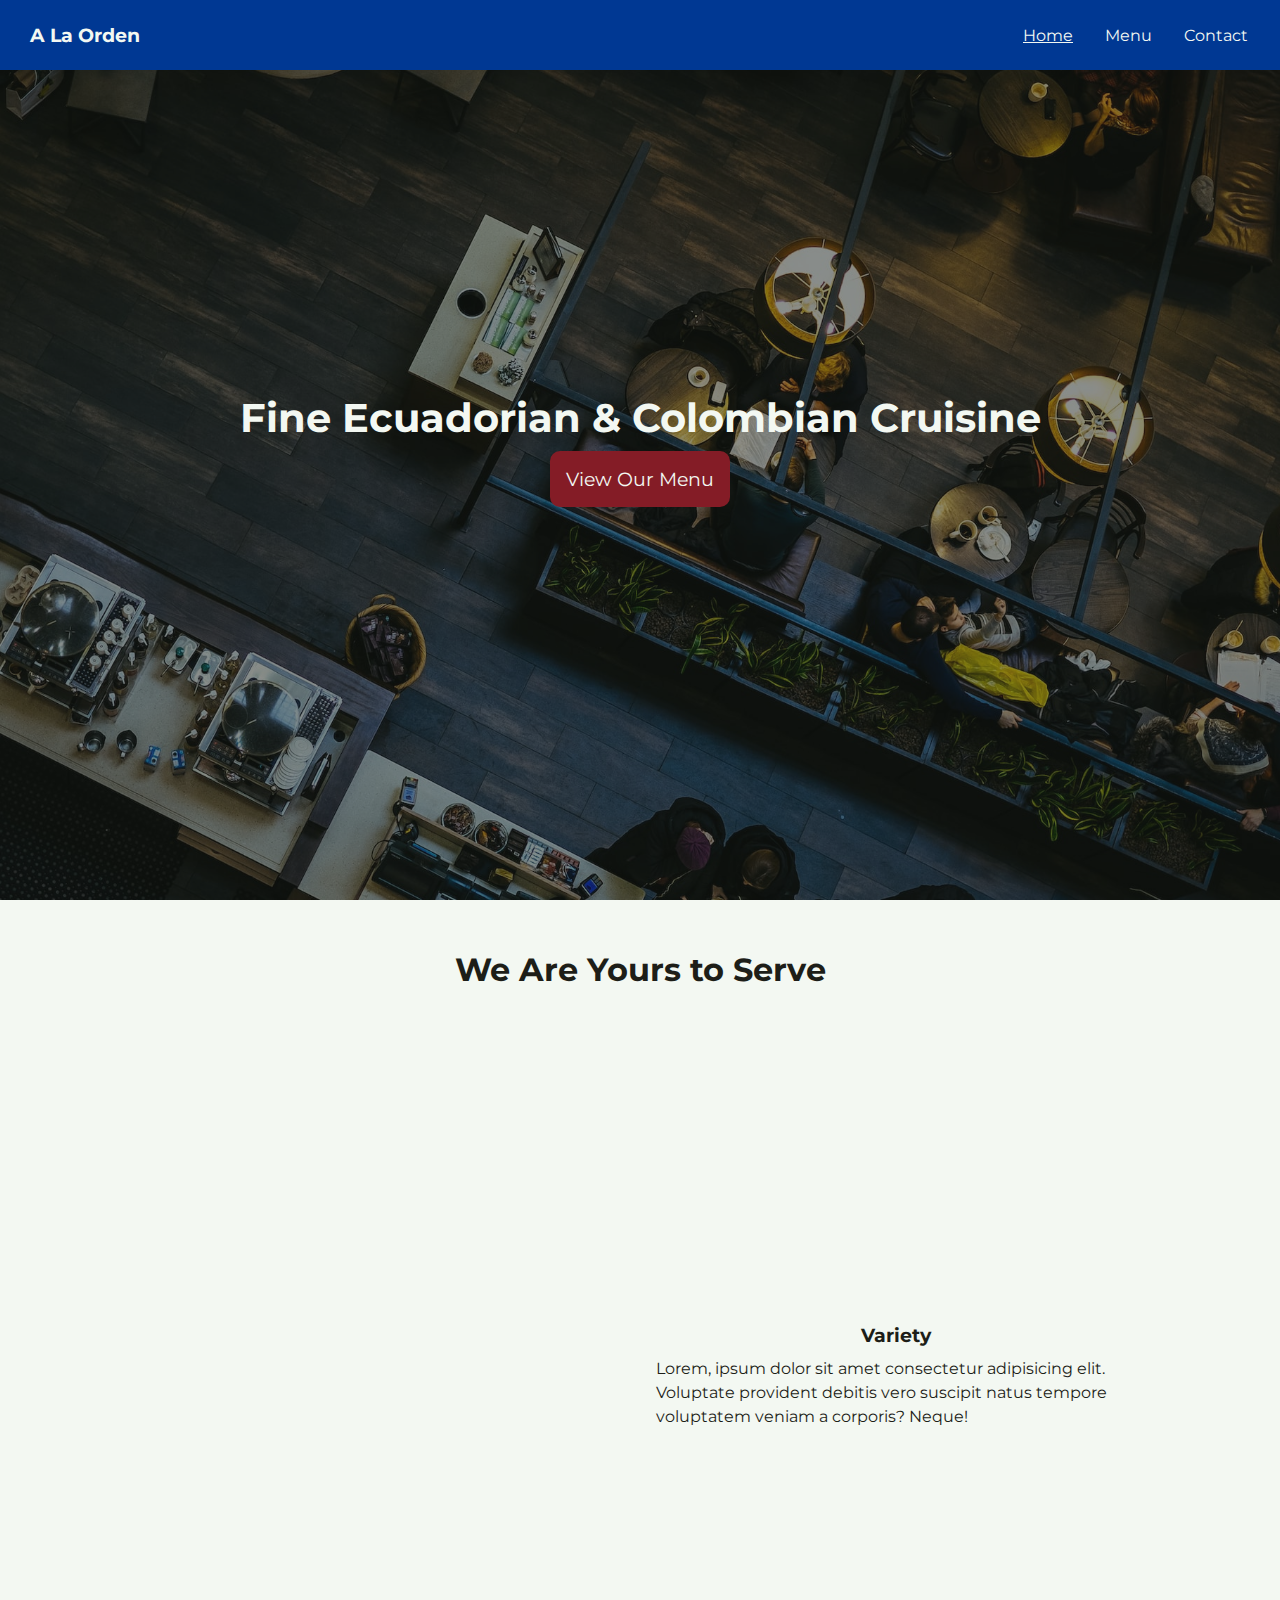
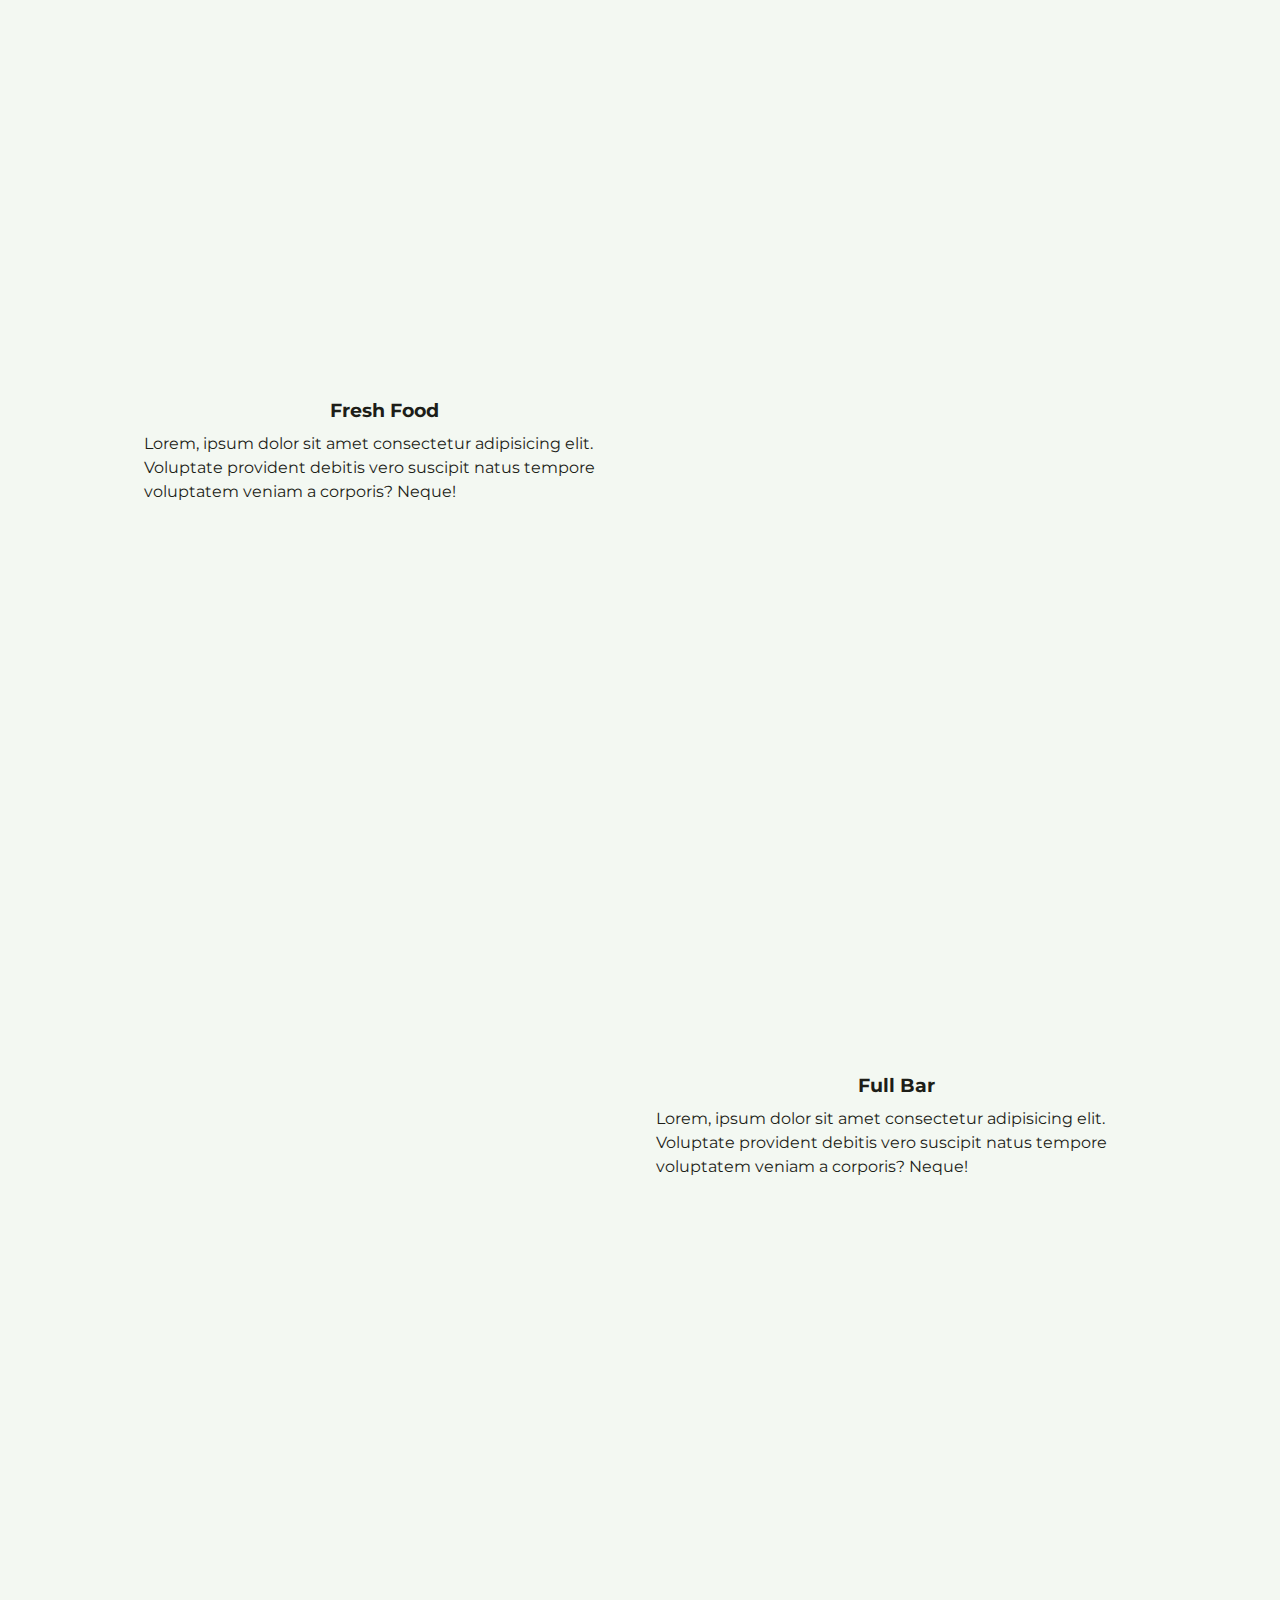
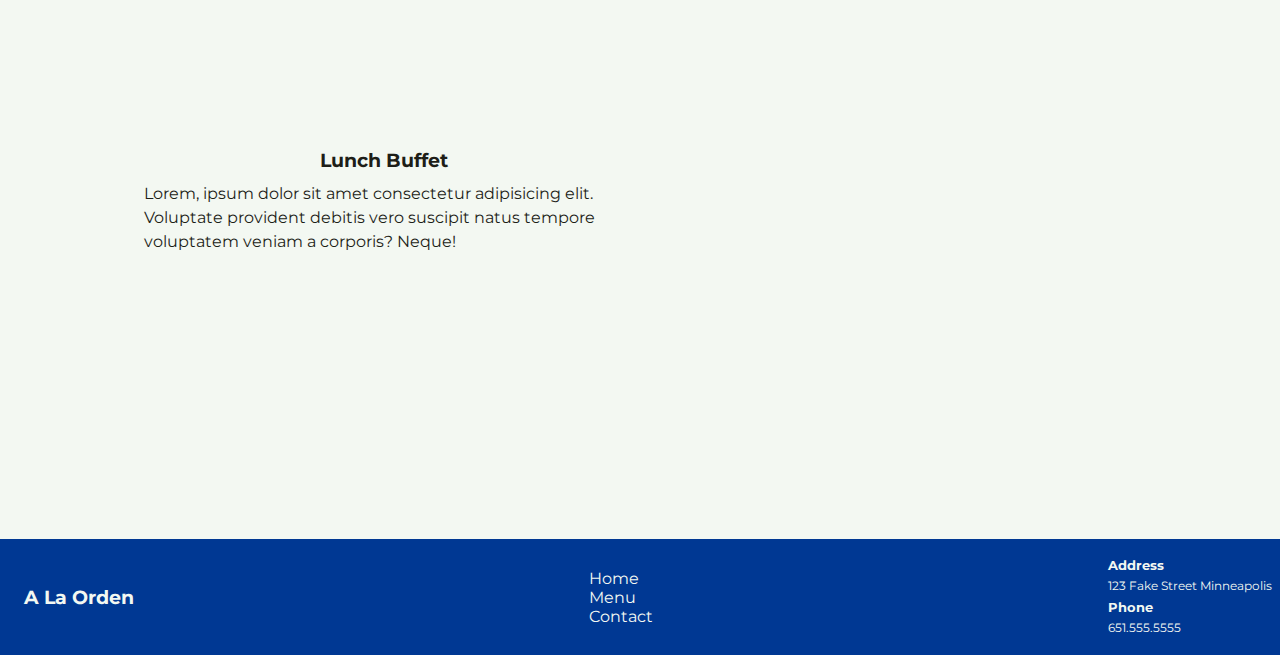
<file: index.html>
<!DOCTYPE html>
<html lang="en">
  <head>
    <meta charset="UTF-8" />
    <meta http-equiv="X-UA-Compatible" content="IE=edge" />
    <meta name="viewport" content="width=device-width, initial-scale=1.0" />
    <link rel="preconnect" href="https://fonts.googleapis.com" />
    <link rel="preconnect" href="https://fonts.gstatic.com" crossorigin />
    <link
      rel="stylesheet"
      href="https://cdnjs.cloudflare.com/ajax/libs/font-awesome/6.2.0/css/all.min.css"
      integrity="sha512-xh6O/CkQoPOWDdYTDqeRdPCVd1SpvCA9XXcUnZS2FmJNp1coAFzvtCN9BmamE+4aHK8yyUHUSCcJHgXloTyT2A=="
      crossorigin="anonymous"
      referrerpolicy="no-referrer"
    />
    <link rel="preconnect" href="https://fonts.googleapis.com" />
    <link rel="preconnect" href="https://fonts.gstatic.com" crossorigin />
    <link
      href="https://fonts.googleapis.com/css2?family=Montserrat:wght@500;700&display=swap"
      rel="stylesheet"
    />

    <link rel="stylesheet" href="style.css" />
    <link
      rel="stylesheet"
      media="screen and (max-width: 768px)"
      href="mobile.css"
    />
    <title>A La Orden | Colombian Restuarant</title>
  </head>
  <body>
    <nav id="navbar">
      <div class="logo">
        <i class="fa-solid fa-bowl-food fa-3x"></i>
        <h3>A La Orden</h3>
      </div>
      <ul>
        <li><a href="#" class="current">Home</a></li>
        <li><a href="menu.html">Menu</a></li>
        <li><a href="contact.html">Contact</a></li>
      </ul>
    </nav>
    <main id="main">
      <section id="hero">
        <h1>Fine Ecuadorian & Colombian Cruisine</h1>
        <a href="menu.html" class="btn bg-secondary">View Our Menu</a>
      </section>
      <div class="container">
        <h2>We Are Yours to Serve</h2>
        <div class="info-section">
          <img src="imgs/arepa1.jpg" alt="arepa" class="blur hero-img" />
          <div>
            <h3 class="info-header">Variety</h3>
            <p class="info-text">
              Lorem, ipsum dolor sit amet consectetur adipisicing elit.
              Voluptate provident debitis vero suscipit natus tempore voluptatem
              veniam a corporis? Neque!
            </p>
          </div>
        </div>
        <div class="info-section">
          <img src="imgs/veggies.jpg" alt="veggies" class="blur" />
          <div>
            <h3 class="info-header">Fresh Food</h3>
            <p class="info-text">
              Lorem, ipsum dolor sit amet consectetur adipisicing elit.
              Voluptate provident debitis vero suscipit natus tempore voluptatem
              veniam a corporis? Neque!
            </p>
          </div>
        </div>
        <div class="info-section">
          <img src="imgs/margarita1.jpg" alt="margarita" class="blur" />
          <div>
            <h3 class="info-header">Full Bar</h3>
            <p class="info-text">
              Lorem, ipsum dolor sit amet consectetur adipisicing elit.
              Voluptate provident debitis vero suscipit natus tempore voluptatem
              veniam a corporis? Neque!
            </p>
          </div>
        </div>
        <div class="info-section">
          <img src="imgs/entree2.jpg" alt="entree" class="blur" />
          <div>
            <h3 class="info-header">Lunch Buffet</h3>
            <p class="info-text">
              Lorem, ipsum dolor sit amet consectetur adipisicing elit.
              Voluptate provident debitis vero suscipit natus tempore voluptatem
              veniam a corporis? Neque!
            </p>
          </div>
        </div>
      </div>
    </main>
    <footer class="bg-primary" id="footer">
      <div class="lg x-lg">
        <div class="logo">
          <i class="fa-solid fa-bowl-food"></i>
          <h3>A La Orden</h3>
        </div>
        <ul>
          <li><a href="index.html">Home</a></li>
          <li><a href="menu.html">Menu</a></li>
          <li><a href="contact.html">Contact</a></li>
        </ul>
        <div>
          <h5>Address</h5>
          <p>123 Fake Street Minneapolis</p>
          <h5>Phone</h5>
          <p>651.555.5555</p>
        </div>
      </div>
      <div class="sm x-sm">
        <a href="#" class="current">Home</a>
        <a href="menu.html">Menu</a>
        <a href="contact.html">Contact</a>
      </div>
    </footer>
    <script src="app.js"></script>
  </body>
</html>
</file>
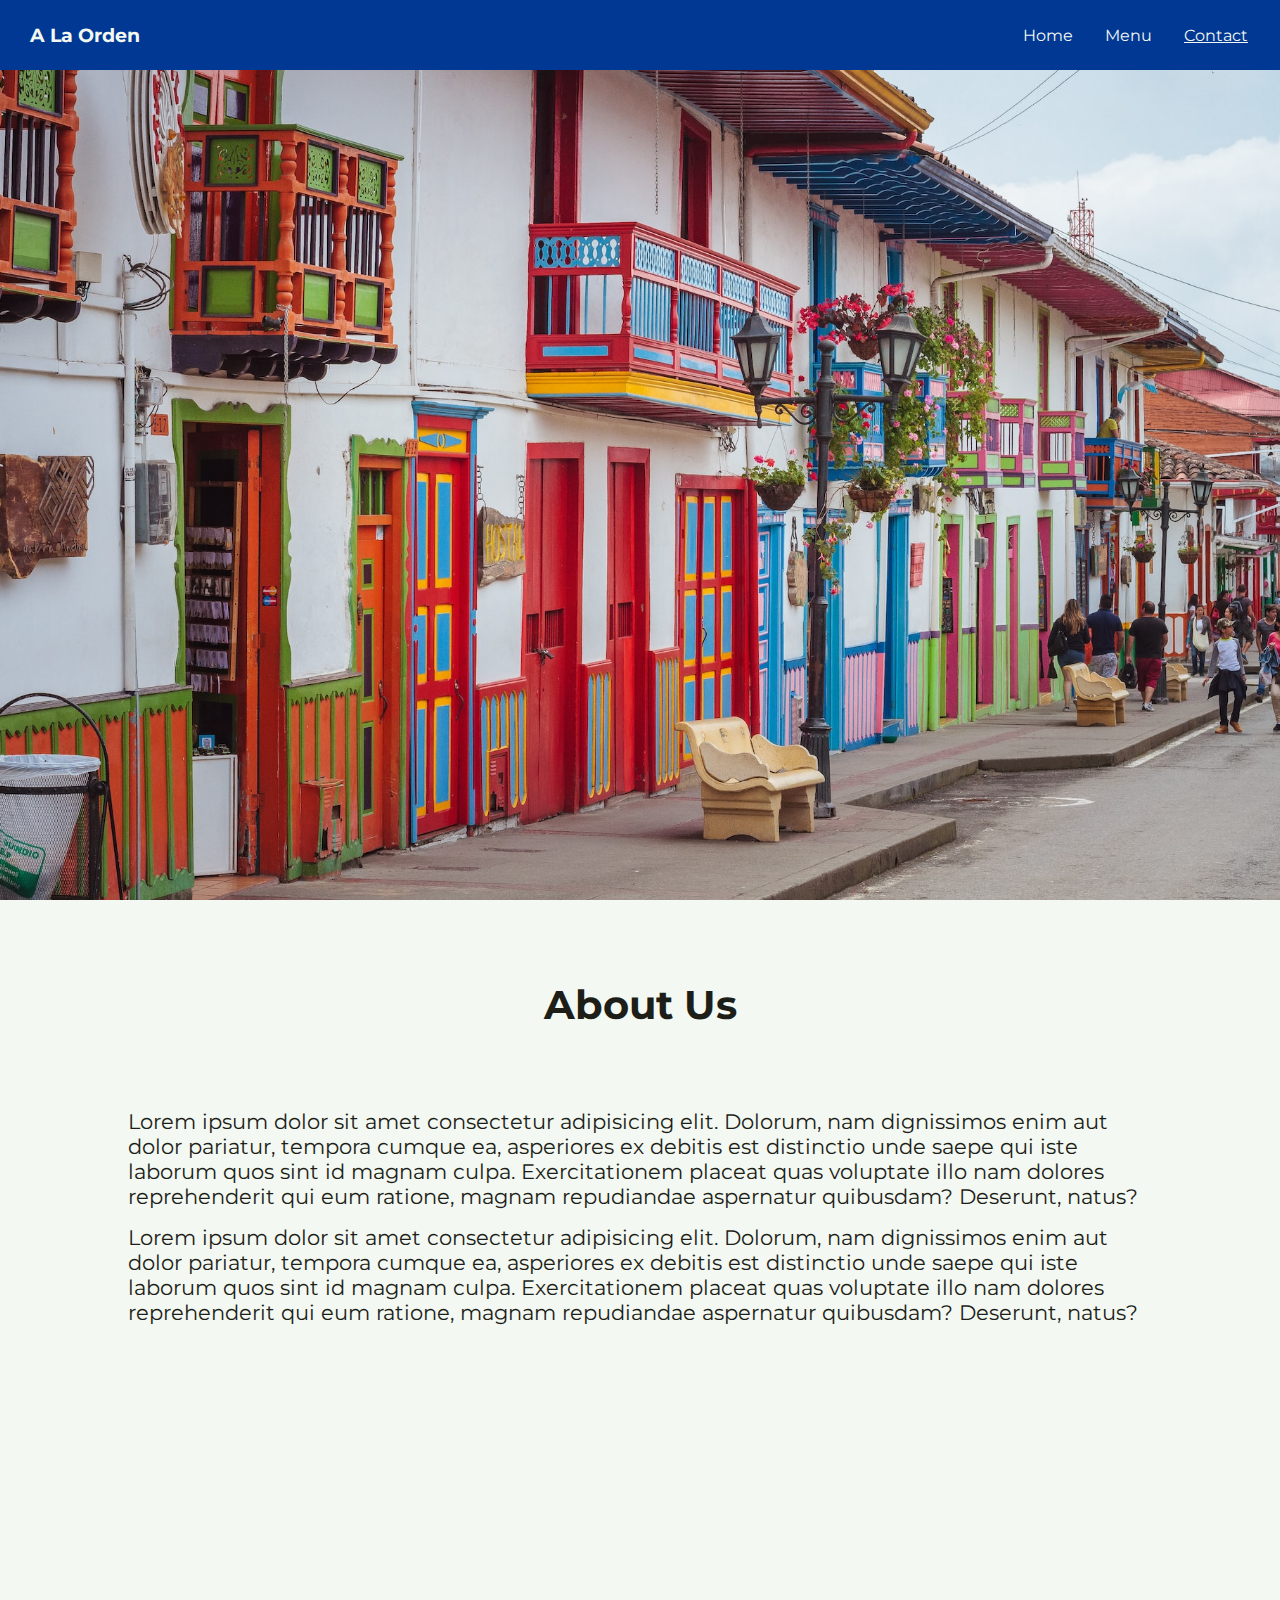
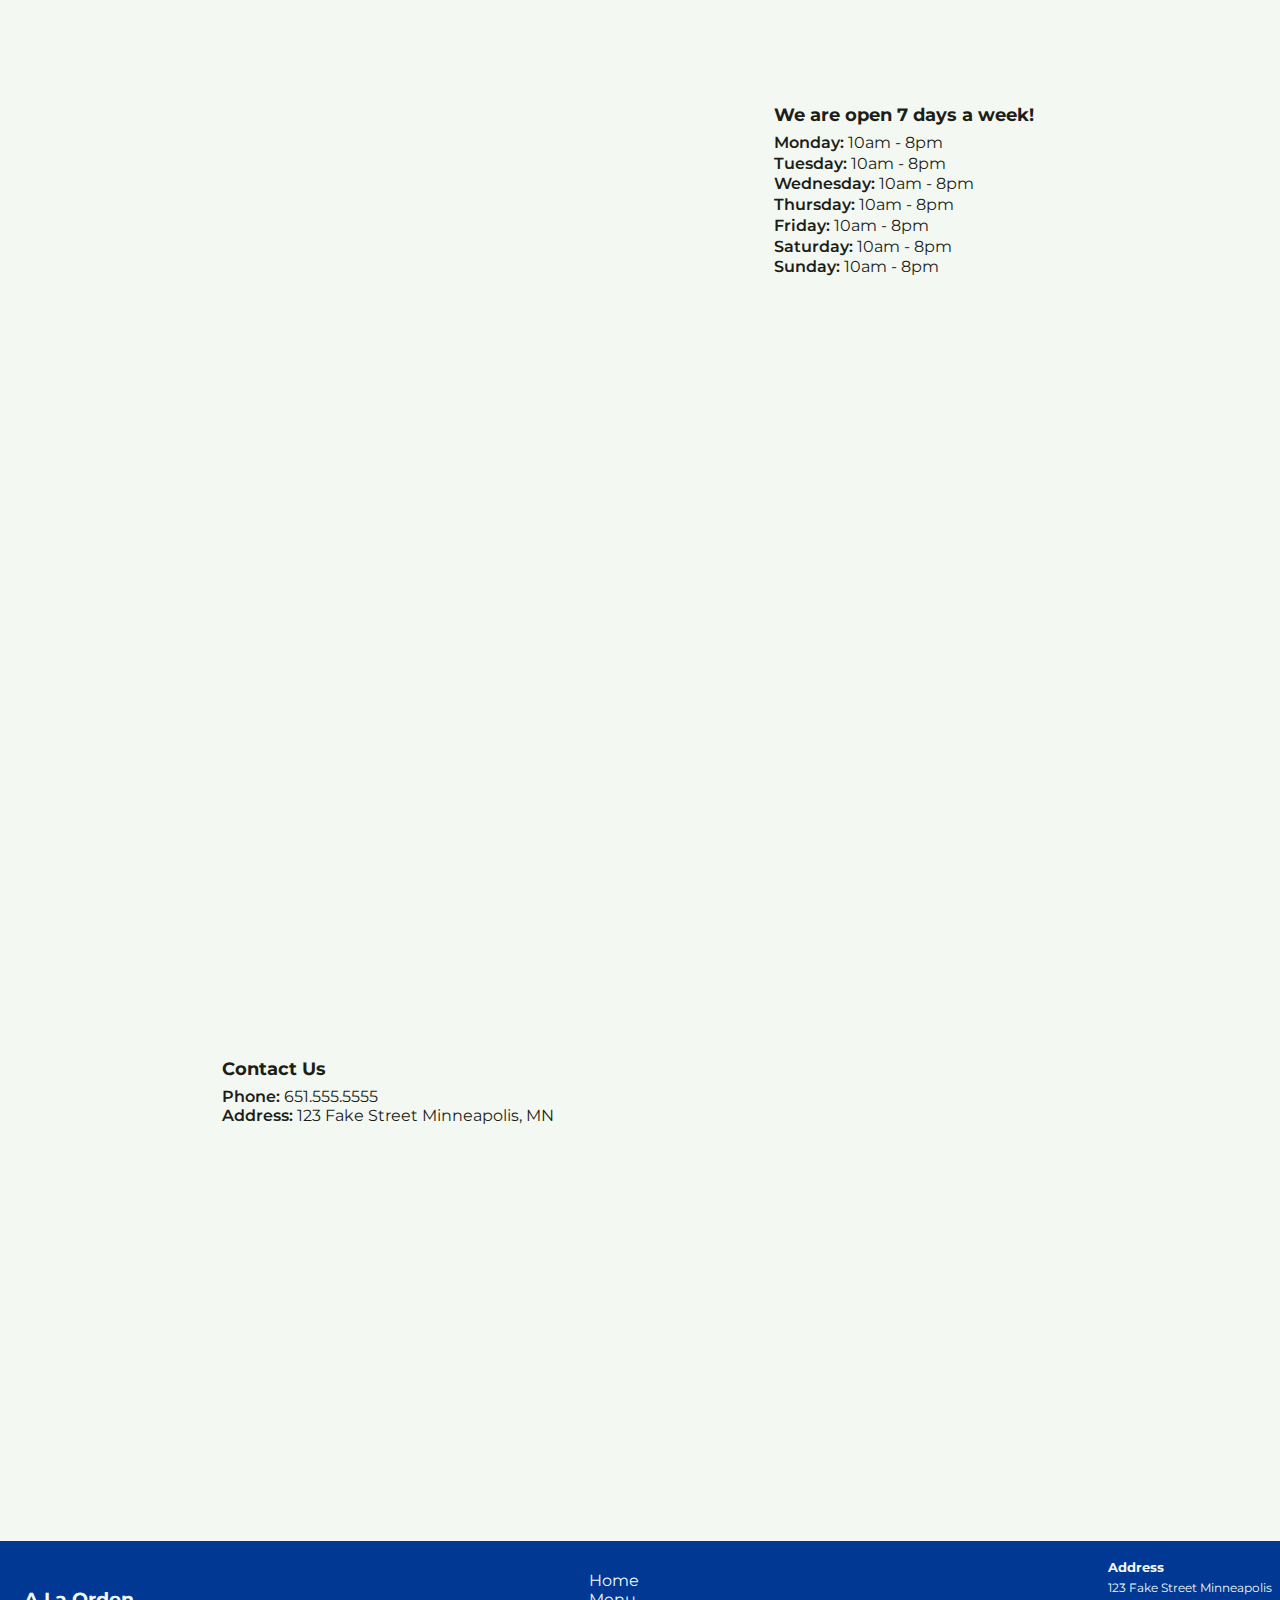
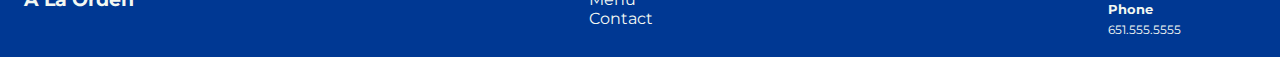
<file: contact.html>
<!DOCTYPE html>
<html lang="en">
  <head>
    <meta charset="UTF-8" />
    <meta http-equiv="X-UA-Compatible" content="IE=edge" />
    <meta name="viewport" content="width=device-width, initial-scale=1.0" />
    <link rel="preconnect" href="https://fonts.googleapis.com" />
    <link rel="preconnect" href="https://fonts.gstatic.com" crossorigin />
    <link
      rel="stylesheet"
      href="https://cdnjs.cloudflare.com/ajax/libs/font-awesome/6.2.0/css/all.min.css"
      integrity="sha512-xh6O/CkQoPOWDdYTDqeRdPCVd1SpvCA9XXcUnZS2FmJNp1coAFzvtCN9BmamE+4aHK8yyUHUSCcJHgXloTyT2A=="
      crossorigin="anonymous"
      referrerpolicy="no-referrer"
    />
    <link rel="preconnect" href="https://fonts.googleapis.com" />
    <link rel="preconnect" href="https://fonts.gstatic.com" crossorigin />
    <link
      href="https://fonts.googleapis.com/css2?family=Montserrat:wght@500;700&display=swap"
      rel="stylesheet"
    />
    <link rel="stylesheet" href="style.css" />
    <link
      rel="stylesheet"
      media="screen and (max-width: 768px)"
      href="mobile.css"
    />
    <title>A La Orden | Colombian Restuarant</title>
  </head>
  <body>
    <nav id="navbar">
      <div class="logo">
        <i class="fa-solid fa-bowl-food fa-3x"></i>
        <h3>A La Orden</h3>
      </div>
      <ul>
        <li><a href="index.html">Home</a></li>
        <li><a href="menu.html">Menu</a></li>
        <li><a href="#" class="current">Contact</a></li>
      </ul>
    </nav>
    <main>
      <section id="contact" class="hero"></section>
      <div class="container">
        <section id="about-us">
          <h2>About Us</h2>
          <p>
            Lorem ipsum dolor sit amet consectetur adipisicing elit. Dolorum,
            nam dignissimos enim aut dolor pariatur, tempora cumque ea,
            asperiores ex debitis est distinctio unde saepe qui iste laborum
            quos sint id magnam culpa. Exercitationem placeat quas voluptate
            illo nam dolores reprehenderit qui eum ratione, magnam repudiandae
            aspernatur quibusdam? Deserunt, natus?
          </p>
          <p>
            Lorem ipsum dolor sit amet consectetur adipisicing elit. Dolorum,
            nam dignissimos enim aut dolor pariatur, tempora cumque ea,
            asperiores ex debitis est distinctio unde saepe qui iste laborum
            quos sint id magnam culpa. Exercitationem placeat quas voluptate
            illo nam dolores reprehenderit qui eum ratione, magnam repudiandae
            aspernatur quibusdam? Deserunt, natus?
          </p>
        </section>
        <section id="hours">
          <img
            src="imgs/restuarant-bar2.jpg"
            alt="restuarant bar"
            class="blur hero-img"
          />
          <div class="info">
            <h4>We are open 7 days a week!</h4>
            <ul>
              <li><span class="bolded">Monday:</span> 10am - 8pm</li>
              <li><span class="bolded">Tuesday:</span> 10am - 8pm</li>
              <li><span class="bolded">Wednesday:</span> 10am - 8pm</li>
              <li><span class="bolded">Thursday:</span> 10am - 8pm</li>

              <li><span class="bolded">Friday:</span> 10am - 8pm</li>
              <li><span class="bolded">Saturday:</span> 10am - 8pm</li>
              <li><span class="bolded">Sunday:</span> 10am - 8pm</li>
            </ul>
          </div>
        </section>
        <section id="contact-us">
          <div class="info">
            <h4>Contact Us</h4>
            <ul>
              <li>
                <span class="bolded">Phone:</span><span> 651.555.5555</span>
              </li>
              <li>
                <span class="bolded">Address:</span
                ><span> 123 Fake Street Minneapolis, MN</span>
              </li>
            </ul>
          </div>
          <img src="imgs/restuarant-bar.jpg" alt="restuarant" class="blur" />
        </section>
      </div>
    </main>
    <footer class="bg-primary" id="footer">
      <div class="lg x-lg">
        <div class="logo">
          <i class="fa-solid fa-bowl-food"></i>
          <h3>A La Orden</h3>
        </div>
        <ul>
          <li><a href="index.html">Home</a></li>
          <li><a href="menu.html">Menu</a></li>
          <li><a href="contact.html">Contact</a></li>
        </ul>
        <div>
          <h5>Address</h5>
          <p>123 Fake Street Minneapolis</p>
          <h5>Phone</h5>
          <p>651.555.5555</p>
        </div>
      </div>
      <div class="sm x-sm">
        <a href="index.html">Home</a>
        <a href="menu.html">Menu</a>
        <a href="#" class="current">Contact</a>
      </div>
    </footer>
    <script src="app.js"></script>
  </body>
</html>
</file>
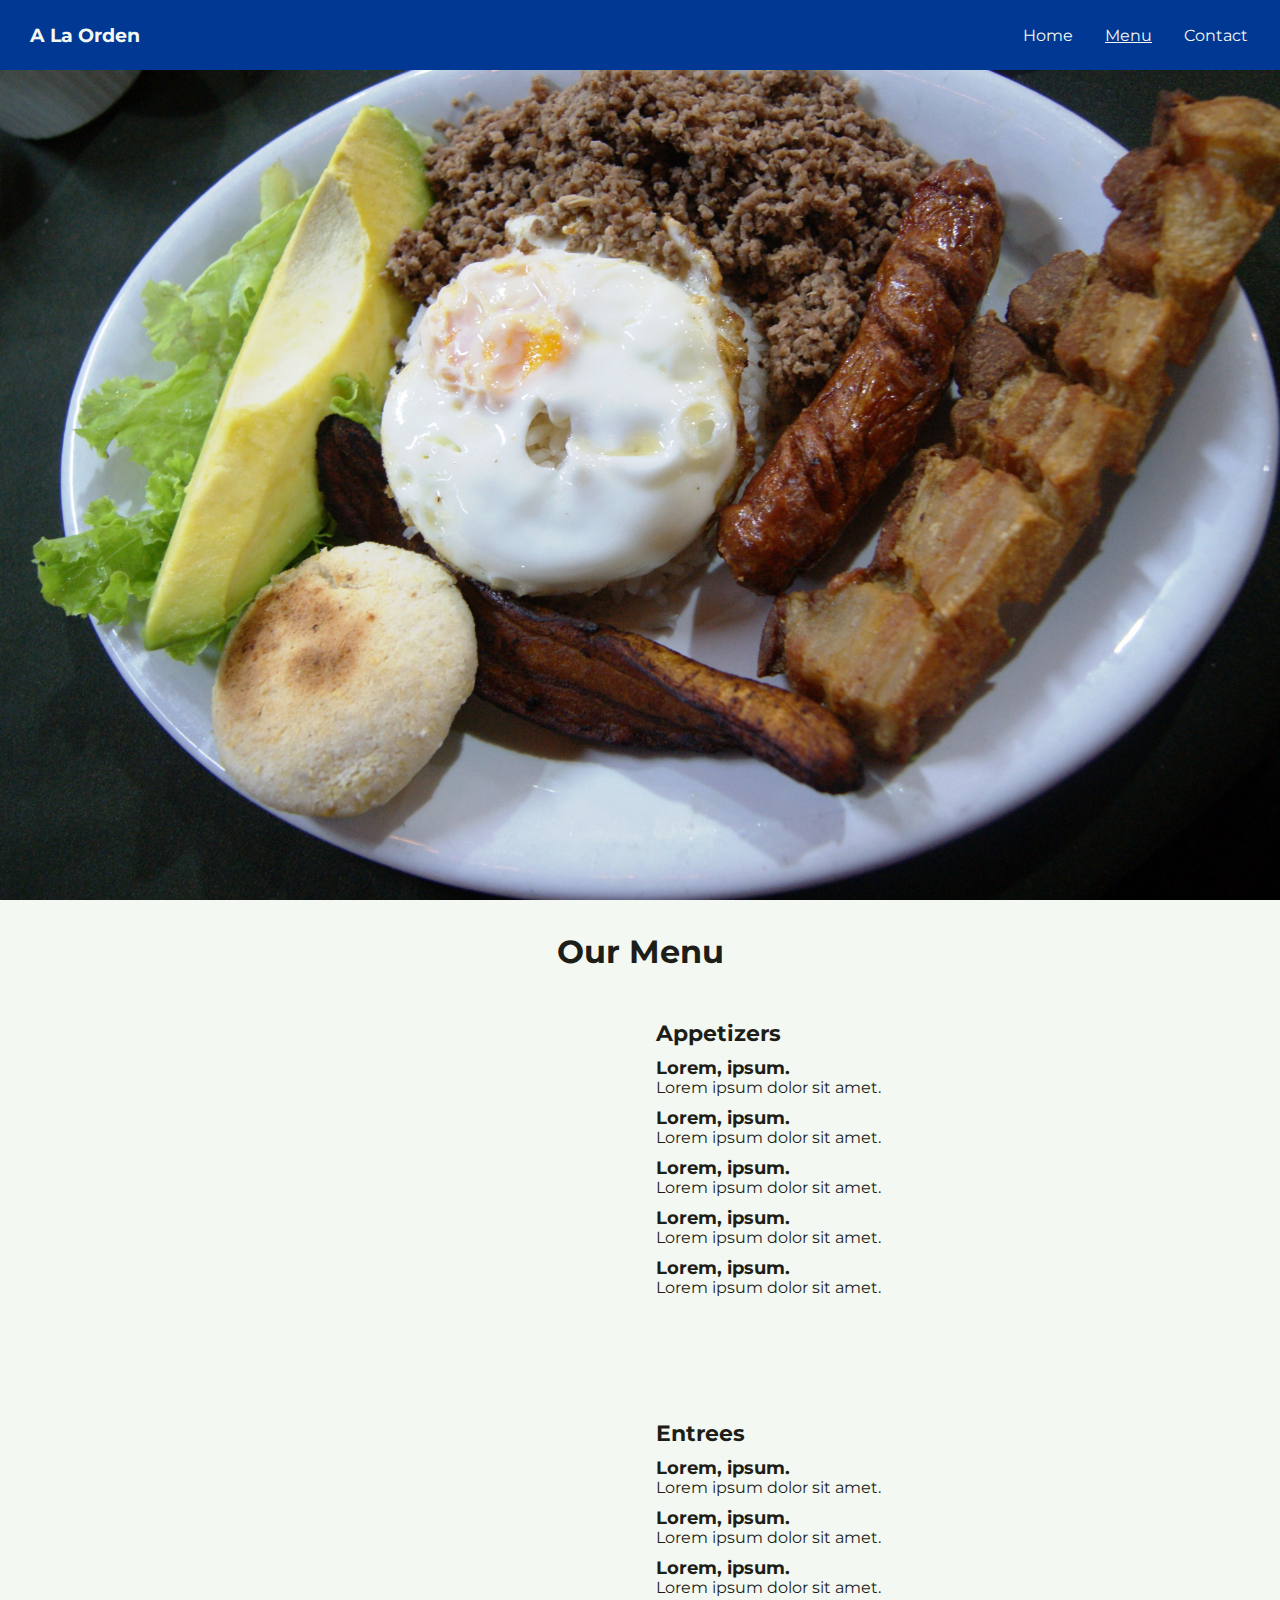
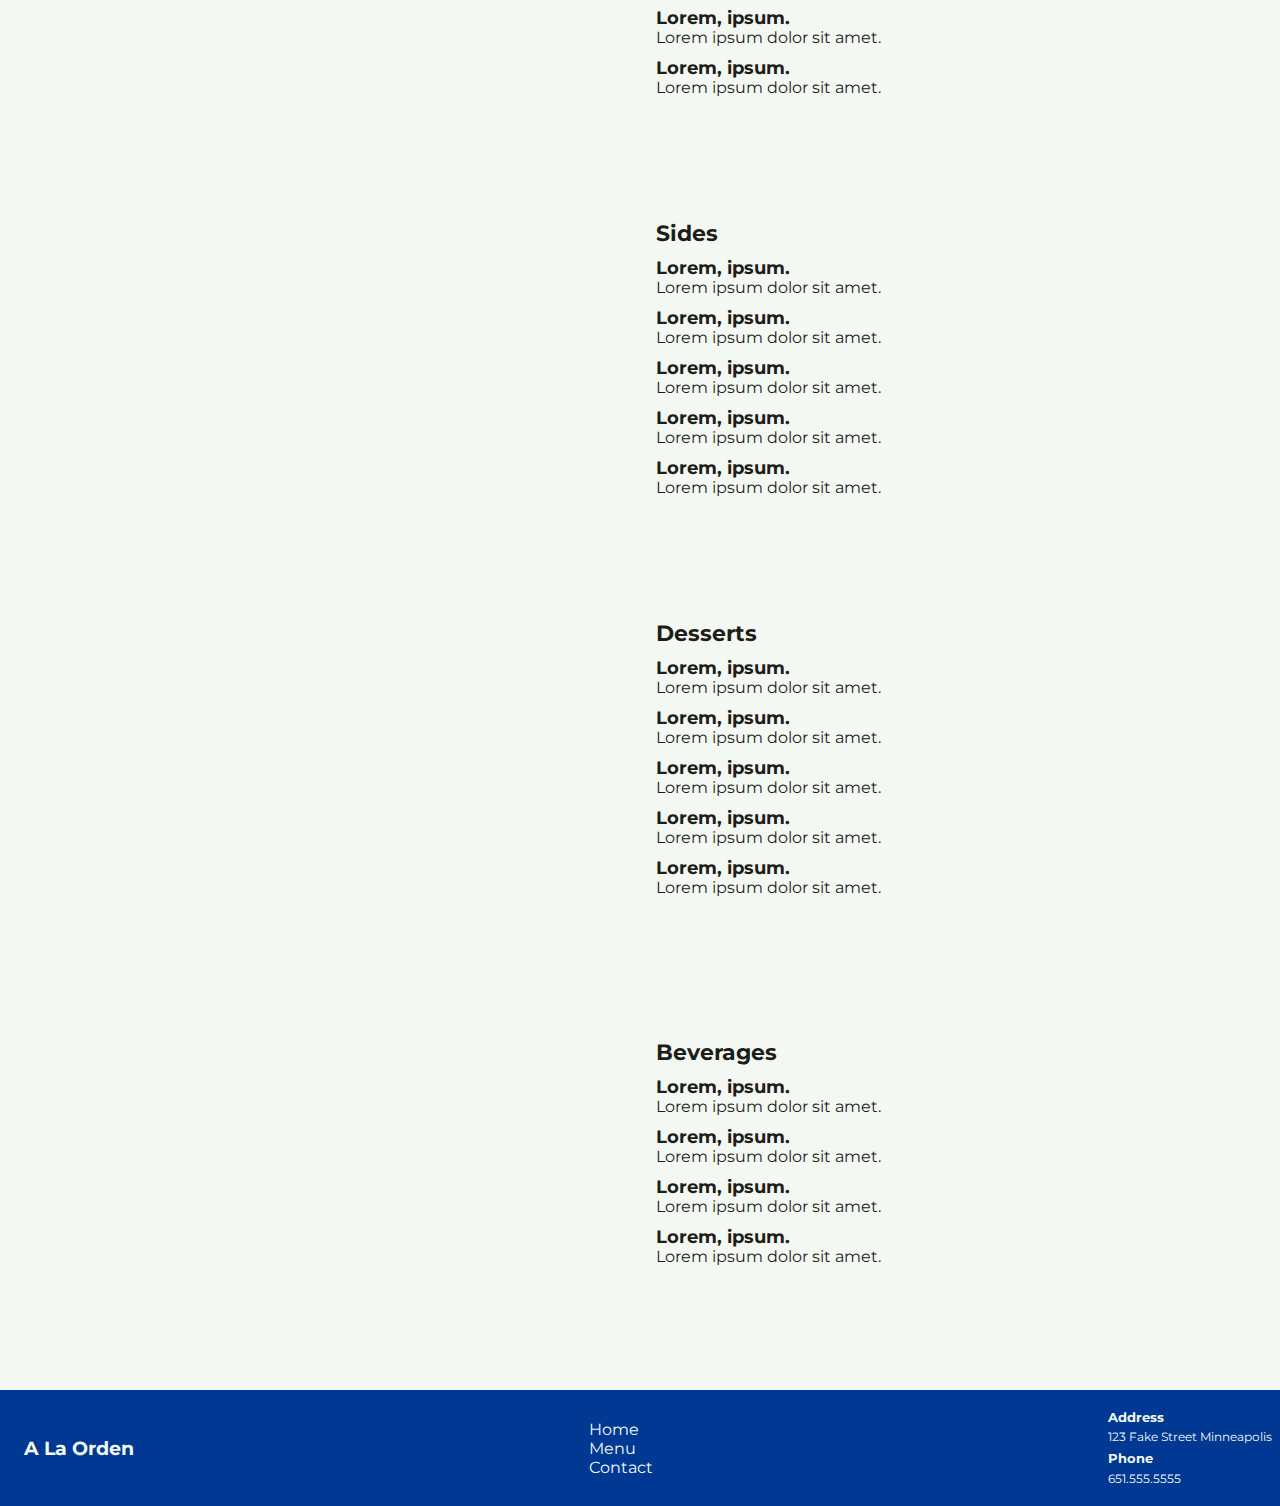
<file: menu.html>
<!DOCTYPE html>
<html lang="en">
  <head>
    <meta charset="UTF-8" />
    <meta http-equiv="X-UA-Compatible" content="IE=edge" />
    <meta name="viewport" content="width=device-width, initial-scale=1.0" />
    <link rel="preconnect" href="https://fonts.googleapis.com" />
    <link rel="preconnect" href="https://fonts.gstatic.com" crossorigin />
    <link
      rel="stylesheet"
      href="https://cdnjs.cloudflare.com/ajax/libs/font-awesome/6.2.0/css/all.min.css"
      integrity="sha512-xh6O/CkQoPOWDdYTDqeRdPCVd1SpvCA9XXcUnZS2FmJNp1coAFzvtCN9BmamE+4aHK8yyUHUSCcJHgXloTyT2A=="
      crossorigin="anonymous"
      referrerpolicy="no-referrer"
    />
    <link rel="preconnect" href="https://fonts.googleapis.com" />
    <link rel="preconnect" href="https://fonts.gstatic.com" crossorigin />
    <link
      href="https://fonts.googleapis.com/css2?family=Montserrat:wght@500;700&display=swap"
      rel="stylesheet"
    />
    <link rel="stylesheet" href="style.css" />
    <link
      rel="stylesheet"
      media="screen and (max-width: 768px)"
      href="mobile.css"
    />
    <title>A La Orden</title>
  </head>
  <body>
    <nav id="navbar">
      <div class="logo">
        <i class="fa-solid fa-bowl-food fa-3x"></i>
        <h3>A La Orden</h3>
      </div>
      <ul>
        <li><a href="index.html">Home</a></li>
        <li><a class="current" href="#">Menu</a></li>
        <li><a href="contact.html">Contact</a></li>
      </ul>
    </nav>
    <main id="menu">
      <section class="menu-hero"></section>
      <div class="container">
        <h1>Our Menu</h1>
        <div class="menu-item">
          <img
            class="blur hero-img"
            src="imgs/empanada.jpeg"
            alt=""
            srcset=""
          />
          <div class="menu-item-info">
            <h3>Appetizers</h3>
            <ul>
              <li>
                <h5>Lorem, ipsum.</h5>
                <p>Lorem ipsum dolor sit amet.</p>
              </li>
              <li>
                <h5>Lorem, ipsum.</h5>
                <p>Lorem ipsum dolor sit amet.</p>
              </li>
              <li>
                <h5>Lorem, ipsum.</h5>
                <p>Lorem ipsum dolor sit amet.</p>
              </li>
              <li>
                <h5>Lorem, ipsum.</h5>
                <p>Lorem ipsum dolor sit amet.</p>
              </li>
              <li>
                <h5>Lorem, ipsum.</h5>
                <p>Lorem ipsum dolor sit amet.</p>
              </li>
            </ul>
          </div>
        </div>
        <div class="menu-item">
          <img class="blur" src="imgs/beans-rice1.jpg" alt="" />
          <div class="menu-item-info">
            <h3>Entrees</h3>
            <ul>
              <li>
                <h5>Lorem, ipsum.</h5>
                <p>Lorem ipsum dolor sit amet.</p>
              </li>
              <li>
                <h5>Lorem, ipsum.</h5>
                <p>Lorem ipsum dolor sit amet.</p>
              </li>
              <li>
                <h5>Lorem, ipsum.</h5>
                <p>Lorem ipsum dolor sit amet.</p>
              </li>
              <li>
                <h5>Lorem, ipsum.</h5>
                <p>Lorem ipsum dolor sit amet.</p>
              </li>
              <li>
                <h5>Lorem, ipsum.</h5>
                <p>Lorem ipsum dolor sit amet.</p>
              </li>
            </ul>
          </div>
        </div>
        <div class="menu-item">
          <img class="blur" src="imgs/entree-3.jpg" alt="" />
          <div class="menu-item-info">
            <h3>Sides</h3>
            <ul>
              <li>
                <h5>Lorem, ipsum.</h5>
                <p>Lorem ipsum dolor sit amet.</p>
              </li>
              <li>
                <h5>Lorem, ipsum.</h5>
                <p>Lorem ipsum dolor sit amet.</p>
              </li>
              <li>
                <h5>Lorem, ipsum.</h5>
                <p>Lorem ipsum dolor sit amet.</p>
              </li>
              <li>
                <h5>Lorem, ipsum.</h5>
                <p>Lorem ipsum dolor sit amet.</p>
              </li>
              <li>
                <h5>Lorem, ipsum.</h5>
                <p>Lorem ipsum dolor sit amet.</p>
              </li>
            </ul>
          </div>
        </div>
        <div class="menu-item">
          <img class="blur" src="imgs/dessert-cheesecake.jpg" alt="" />
          <div class="menu-item-info">
            <h3>Desserts</h3>
            <ul>
              <li>
                <h5>Lorem, ipsum.</h5>
                <p>Lorem ipsum dolor sit amet.</p>
              </li>
              <li>
                <h5>Lorem, ipsum.</h5>
                <p>Lorem ipsum dolor sit amet.</p>
              </li>
              <li>
                <h5>Lorem, ipsum.</h5>
                <p>Lorem ipsum dolor sit amet.</p>
              </li>
              <li>
                <h5>Lorem, ipsum.</h5>
                <p>Lorem ipsum dolor sit amet.</p>
              </li>
              <li>
                <h5>Lorem, ipsum.</h5>
                <p>Lorem ipsum dolor sit amet.</p>
              </li>
            </ul>
          </div>
        </div>
        <div class="menu-item">
          <img class="blur" src="imgs/beverage-2.jpg" alt="" />
          <div class="menu-item-info">
            <h3>Beverages</h3>
            <ul>
              <li>
                <h5>Lorem, ipsum.</h5>
                <p>Lorem ipsum dolor sit amet.</p>
              </li>
              <li>
                <h5>Lorem, ipsum.</h5>
                <p>Lorem ipsum dolor sit amet.</p>
              </li>
              <li>
                <h5>Lorem, ipsum.</h5>
                <p>Lorem ipsum dolor sit amet.</p>
              </li>
              <li>
                <h5>Lorem, ipsum.</h5>
                <p>Lorem ipsum dolor sit amet.</p>
              </li>
            </ul>
          </div>
        </div>
      </div>
    </main>
    <footer class="bg-primary" id="footer">
      <div class="lg">
        <div class="logo">
          <i class="fa-solid fa-bowl-food"></i>
          <h3>A La Orden</h3>
        </div>
        <ul>
          <li><a href="index.html">Home</a></li>
          <li><a href="menu.html">Menu</a></li>
          <li><a href="contact.html">Contact</a></li>
        </ul>
        <div class="footer-address">
          <h5>Address</h5>
          <p>123 Fake Street Minneapolis</p>
          <h5>Phone</h5>
          <p>651.555.5555</p>
        </div>
      </div>
      <div class="sm x-sm">
        <a href="index.html">Home</a>
        <a href="menu.html" class="current">Menu</a>
        <a href="contact.html">Contact</a>
      </div>
    </footer>
    <script src="app.js"></script>
  </body>
</html>
</file>
<file: style.css>
:root {
  --bg-primary: #003893;
  --bg-secondary: #841c26;
  --bg-light: #f3f8f2;
  --bg-dark: #1d1e18;
  --text-size-md: 1rem;
}
* {
  padding: 0;
  margin: 0;
  box-sizing: border-box;
}

body {
  font-family: "Montserrat", sans-serif;
  background-color: var(--bg-light);
  color: var(--bg-dark);
}

/* Utilities */
.bg-dark {
  background-color: var(--bg-dark);
  color: var(--bg-dark);
}
.bg-primary {
  background-color: var(--bg-primary);
}
.bg-secondary {
  background-color: var(--bg-secondary);
}
.btn {
  padding: 1rem;
  color: var(--bg-light);
  border-radius: 10px;
}

/* Navbar */
#navbar {
  display: flex;
  justify-content: space-between;
  align-items: center;
  height: 100px;
  padding: 0.5rem 1rem;
  background: var(--bg-primary);
  color: var(--bg-light);
  height: 70px;
  position: fixed;
  width: 100%;
  z-index: 5;
}

#navbar .logo {
  display: flex;
  align-items: center;
  justify-content: space-between;
}

#navbar .logo * {
  padding: 0.3rem;
}

#navbar ul {
  display: flex;
  justify-content: space-evenly;
  align-items: center;
}

#navbar ul li {
  padding: 1rem;
  list-style: none;
}

#navbar ul li a {
  text-decoration: none;
  color: var(--bg-light);
}

#navbar ul li a.current {
  text-decoration: underline;
}

/* Landing Page */
#hero {
  height: 100vh;
  display: flex;
  justify-content: center;
  align-items: center;
  flex-direction: column;
  background: url("/imgs/restaurant-3.jpg") no-repeat center center/cover;
  color: var(--bg-light);
  /* z-index: -2; */
  position: relative;
}

#hero a.btn,
h1 {
  z-index: 3;
}

#hero::before {
  content: "";
  position: absolute;
  top: 0;
  left: 0;
  width: 100%;
  height: 100%;
  background: rgba(23, 30, 24, 0.5);
  z-index: 1;
}
#hero h1 {
  font-size: 2.5rem;
}
#hero a {
  color: var(--bg-light);
  text-decoration: none;
  font-size: 1.2rem;
  margin-top: 0.55rem;
}

#main .container {
  width: 80%;
  margin: auto;
}

#main .container h2 {
  text-align: center;
  font-size: 2rem;
  margin: 50px 0;
}
#main .container .info-section {
  display: flex;
  align-items: center;
  justify-content: space-between;
  height: 75vh;
}

#main .info-section div {
  width: 50%;
  padding: 1rem;
}
#main .info-section img {
  max-width: 40%;
  margin: auto;
  padding: 1rem;
}

#main .info-section div h3 {
  text-align: center;
  margin-bottom: 10px;
}
#main .info-section div .info-text {
  font-size: var(--text-size-md);
  line-height: 1.5;
}

#main .info-section:nth-child(odd) {
  flex-direction: row-reverse;
}

/* Menu Page */

.menu-hero {
  height: 100vh;
  background: url("imgs/bandeja-paisa1.jpg") no-repeat center center/cover;
}

#menu .container {
  width: 80%;
  margin: auto;
}

#menu h1 {
  margin: 2rem 0;
  text-align: center;
}

#menu .menu-item {
  display: flex;
  align-items: center;
  justify-content: space-between;
  margin-bottom: 5rem;
}
#menu .menu-item .menu-item-info {
  width: 50%;
  padding: 1rem;
}
#menu .menu-item .menu-item-info ul li {
  list-style: none;
  margin-bottom: 10px;
}

#menu .menu-item .menu-item-info h3 {
  margin-bottom: 10px;
  font-size: 1.4rem;
}
#menu .menu-item .menu-item-info ul li h5 {
  font-size: 1.1rem;
}
#menu .menu-item .menu-item-info ul li p {
  font-size: var(--text-size-md)
}
#menu .menu-item img {
  width: 30%;
}

/* Blur Effect */

img.blur {
  opacity: 0;
  transition: opacity 0.5s ease-in;
}

img.blur.show {
  opacity: 1;
}
/* Contact Page */
#contact.hero {
  height: 100vh;
  background: url("imgs/colombia-1.jpg") no-repeat center center/cover;
}

#about-us h2 {
  margin: 5rem 0;
  text-align: center;
  font-size: 2.5rem;
}

#about-us p {
  margin-bottom: 1rem;
  font-size: 1.3rem;
}
.container {
  width: 80%;
  margin: auto;
}

#hours {
  display: flex;
  align-items: center;
  justify-content: space-evenly;
  height: 100vh;
}

#hours img {
  width: 40%;
}

#hours ul li {
  list-style: none;
}

#hours .info h4 {
  margin-bottom: 0.5rem;
  font-size: 1.1rem;
}

#hours .info ul li {
  line-height: 1.3rem;
}

#contact-us {
  display: flex;
  height: 100vh;
  justify-content: space-evenly;
  align-items: center;
}

#contact-us img {
  width: 40%;
}

#contact-us h4 {
  font-size: 1.1rem;
  margin-bottom: 0.5rem;
}

#contact-us ul li {
  list-style: none;
}
.bolded {
  font-weight: 600;
}

/* Footer Section */
#footer {
  padding: 0.5rem;
  color: var(--bg-light);
}

#footer .lg {
  display: flex;
  align-items: center;
  height: 100px;
  justify-content: space-between;
}
#footer .x-sm {
  display: none;
}
#footer .logo {
  display: flex;
  align-items: center;
  justify-content: space-between;
}

#footer i {
  padding: 0.5rem;
}

#footer ul li {
  list-style: none;
}
#footer ul li a {
  color: var(--bg-light);
  text-decoration: none;
  font-size: var(--text-size-md)
}

#footer div:nth-of-type(2) {
  line-height: 1.3rem;
}

#footer div:nth-of-type(2) p {
  font-size: 0.75rem;
}
</file>
<file: mobile.css>
#navbar {
  display: block;
  position: sticky;
  top: 0;
}
#navbar .logo {
  display: flex;
  justify-content: center;
}
#navbar ul {
  display: none;
}

/* Hero Section */

#hero {
  height: 90vh;
  top: 0;
}

.menu-hero,
.hero {
  display: none;
}
#hero h1 {
  font-size: 1.7rem;
  text-align: center;
  padding: 0.15rem;
}

#main .container {
  width: 100%;
}
#main .container h2 {
  font-size: 1.3rem;
}

#main .container .info-section {
  display: flex;
  flex-direction: column;
  height: 75vh;
}

#main .info-section div {
  width: 100%;
  height: auto;
  align-items: center;
}

#main .info-section img {
  max-width: 100%;
  padding: 0.5rem 0;
}

#main .info-section:last-child {
  margin-bottom: 25vh;
}

/* Menu Page */
#menu .container h1 {
  padding: 1.5rem auto;
}
#menu .container {
  width: 100%;
}
#menu .menu-item {
  flex-direction: column;
  flex: 100%;
}

#menu .menu-item .menu-item-info {
  width: 100%;
}

#menu .menu-item .menu-item-info h3 {
  text-align: center;
  margin: 0.75rem auto;
  font-size: 1.3rem;
}

#menu .menu-item .menu-item-info ul li {
  padding-bottom: 10px;
}

#menu .menu-item img {
  width: 100%;
}

/* Contact Page */

.container {
  width: 100%;
}

#about-us p {
  padding: 0 1.1rem;
  margin-bottom: 1rem;
  font-size: 1rem;
}

#hours {
  flex-direction: column;
}

#hours img {
  width: 100%;
}
/* Contact Page */
#contact-us {
  flex-direction: column-reverse;
  align-items: center;
  justify-content: flex-end;
}

#contact-us h4 {
  text-align: center;
  margin: 1rem 0;
}

#contact-us img {
  width: 100%;
}

#contact-us .info {
  display: flex;
  justify-content: center;
  align-items: center;
  height: 100%;
  flex-direction: column;
  margin-bottom: 3rem;
}
/* Footer */
#footer {
  position: fixed;
  bottom: 0;
  width: 100%;
  height: 10vh;
  z-index: 2;
}
#footer ul {
  display: none;
}

#footer ul li a {
  font-size: 0.5rem;
}

#footer .lg {
  display: none;
}

#footer .sm {
  display: flex;
  justify-content: space-evenly;
  align-items: center;
  padding: 1rem;
}

#footer .sm a {
  text-decoration: none;
  color: var(--bg-light);
}

#footer .sm a.current {
  text-decoration: underline;
}
</file>
